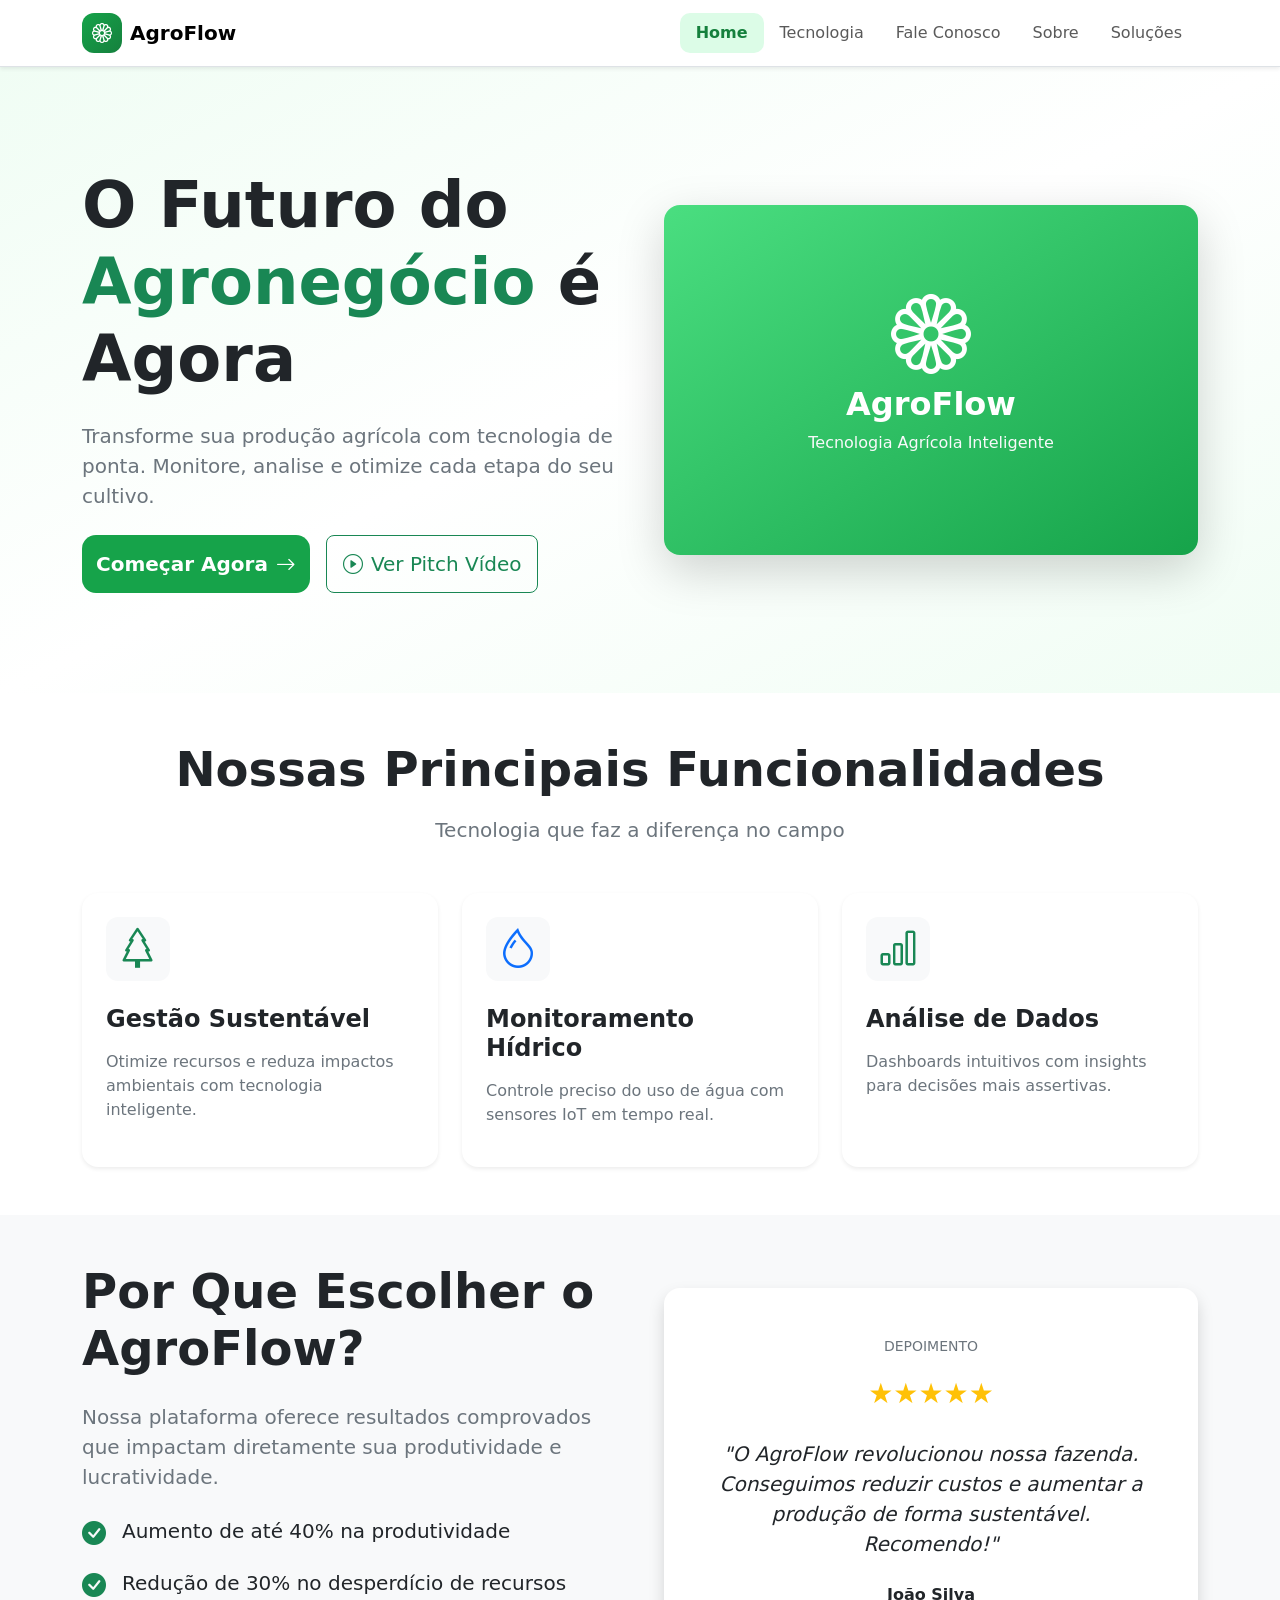
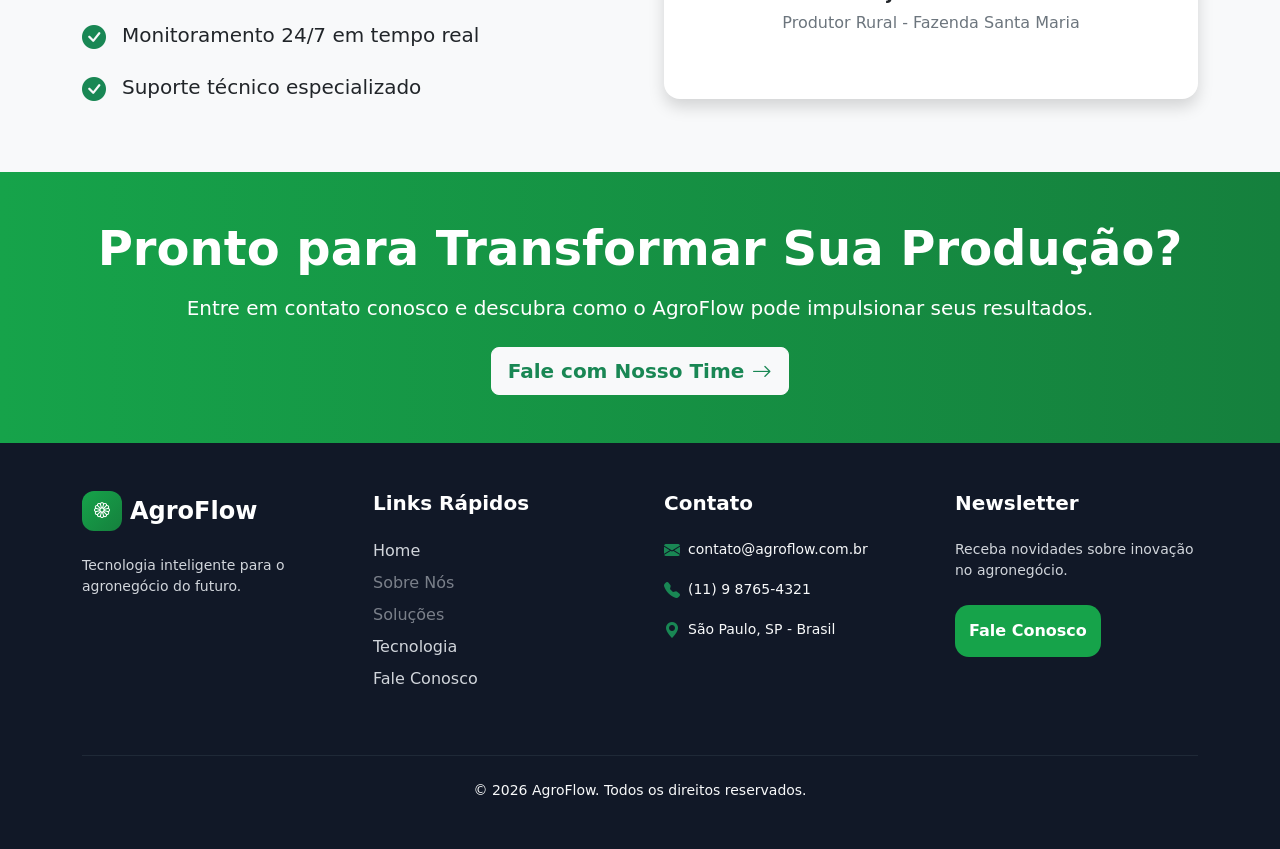
<file: screens/index.html>
<!DOCTYPE html>
<html lang="pt-BR">

<head>
  <meta charset="UTF-8">
  <meta name="viewport" content="width=device-width, initial-scale=1.0">

  <title>AgroFlow</title>

  <link href="https://cdn.jsdelivr.net/npm/bootstrap@5.3.3/dist/css/bootstrap.min.css" rel="stylesheet">

  <link rel="stylesheet" href="https://cdn.jsdelivr.net/npm/bootstrap-icons@1.11.3/font/bootstrap-icons.min.css">

  <link rel="stylesheet" href="/css/style.css">
</head>

<body>

  <div id="header"></div>
  <section class="hero-section">

    <div class="container">

      <div class="row align-items-center g-5">

        <div class="col-lg-6">

          <h1 class="display-3 fw-bold mb-4">
            O Futuro do
            <span class="text-success">
              Agronegócio
            </span>
            é Agora
          </h1>

          <p class="lead text-secondary mb-4">
            Transforme sua produção agrícola com tecnologia de ponta.
            Monitore, analise e otimize cada etapa do seu cultivo.
          </p>

          <div class="d-flex flex-column flex-sm-row gap-3">

            <a href="/screens/contato.html"
              class="btn btn-success btn-lg d-flex align-items-center justify-content-center gap-2">

              Começar Agora

              <i class="bi bi-arrow-right"></i>

            </a>

            <a href="https://youtu.be/H3lj8vFA9tQ" target="_blank"
              class="btn btn-outline-success btn-lg d-flex align-items-center justify-content-center gap-2">

              <i class="bi bi-play-circle"></i>

              Ver Pitch Vídeo

            </a>

          </div>

        </div>

        <div class="col-lg-6">

          <div
            class="hero-card rounded-4 shadow-lg d-flex align-items-center justify-content-center text-center text-white p-5">

            <div>

              <i class="bi bi-flower1 display-1 mb-4"></i>

              <h2 class="fw-bold">
                AgroFlow
              </h2>

              <p class="text-light">
                Tecnologia Agrícola Inteligente
              </p>

            </div>

          </div>

        </div>

      </div>

    </div>

  </section>

  <section class="py-5 bg-white">

    <div class="container">

      <div class="text-center mb-5">

        <h2 class="display-5 fw-bold mb-3">
          Nossas Principais Funcionalidades
        </h2>

        <p class="lead text-secondary">
          Tecnologia que faz a diferença no campo
        </p>

      </div>

      <div class="row g-4" id="featuresContainer"></div>

    </div>

  </section>


  <section class="py-5 bg-light">

    <div class="container">

      <div class="row align-items-center g-5">

        <div class="col-lg-6">

          <h2 class="display-5 fw-bold mb-4">
            Por Que Escolher o AgroFlow?
          </h2>

          <p class="lead text-secondary mb-4">
            Nossa plataforma oferece resultados comprovados que impactam
            diretamente sua produtividade e lucratividade.
          </p>

          <ul class="list-unstyled" id="benefitsList"></ul>

        </div>

        <div class="col-lg-6">

          <div class="bg-white p-5 rounded-4 shadow">

            <div class="text-center mb-4">

              <p class="small text-uppercase text-secondary">
                Depoimento
              </p>

              <div class="mb-3 text-warning fs-3">
                ★★★★★
              </div>

            </div>

            <blockquote class="fs-5 text-center fst-italic mb-4">
              "O AgroFlow revolucionou nossa fazenda.
              Conseguimos reduzir custos e aumentar a produção
              de forma sustentável. Recomendo!"
            </blockquote>

            <p class="text-center fw-bold mb-1">
              João Silva
            </p>

            <p class="text-center text-secondary">
              Produtor Rural - Fazenda Santa Maria
            </p>

          </div>

        </div>

      </div>

    </div>

  </section>


  <section class="cta-section py-5 text-white">

    <div class="container text-center">

      <h2 class="display-5 fw-bold mb-3">
        Pronto para Transformar Sua Produção?
      </h2>

      <p class="lead mb-4">
        Entre em contato conosco e descubra como o AgroFlow pode
        impulsionar seus resultados.
      </p>

      <a href="/screens/contato.html"
        class="btn btn-light btn-lg text-success fw-bold d-inline-flex align-items-center gap-2">

        Fale com Nosso Time

        <i class="bi bi-arrow-right"></i>

      </a>

    </div>

  </section>


  <div id="footer"></div>

  <script src="/js/index.js"></script>
  <script src="https://cdn.jsdelivr.net/npm/bootstrap@5.3.3/dist/js/bootstrap.bundle.min.js"></script>
  <script src="/js/components.js"></script>
</body>

</html>
</file>
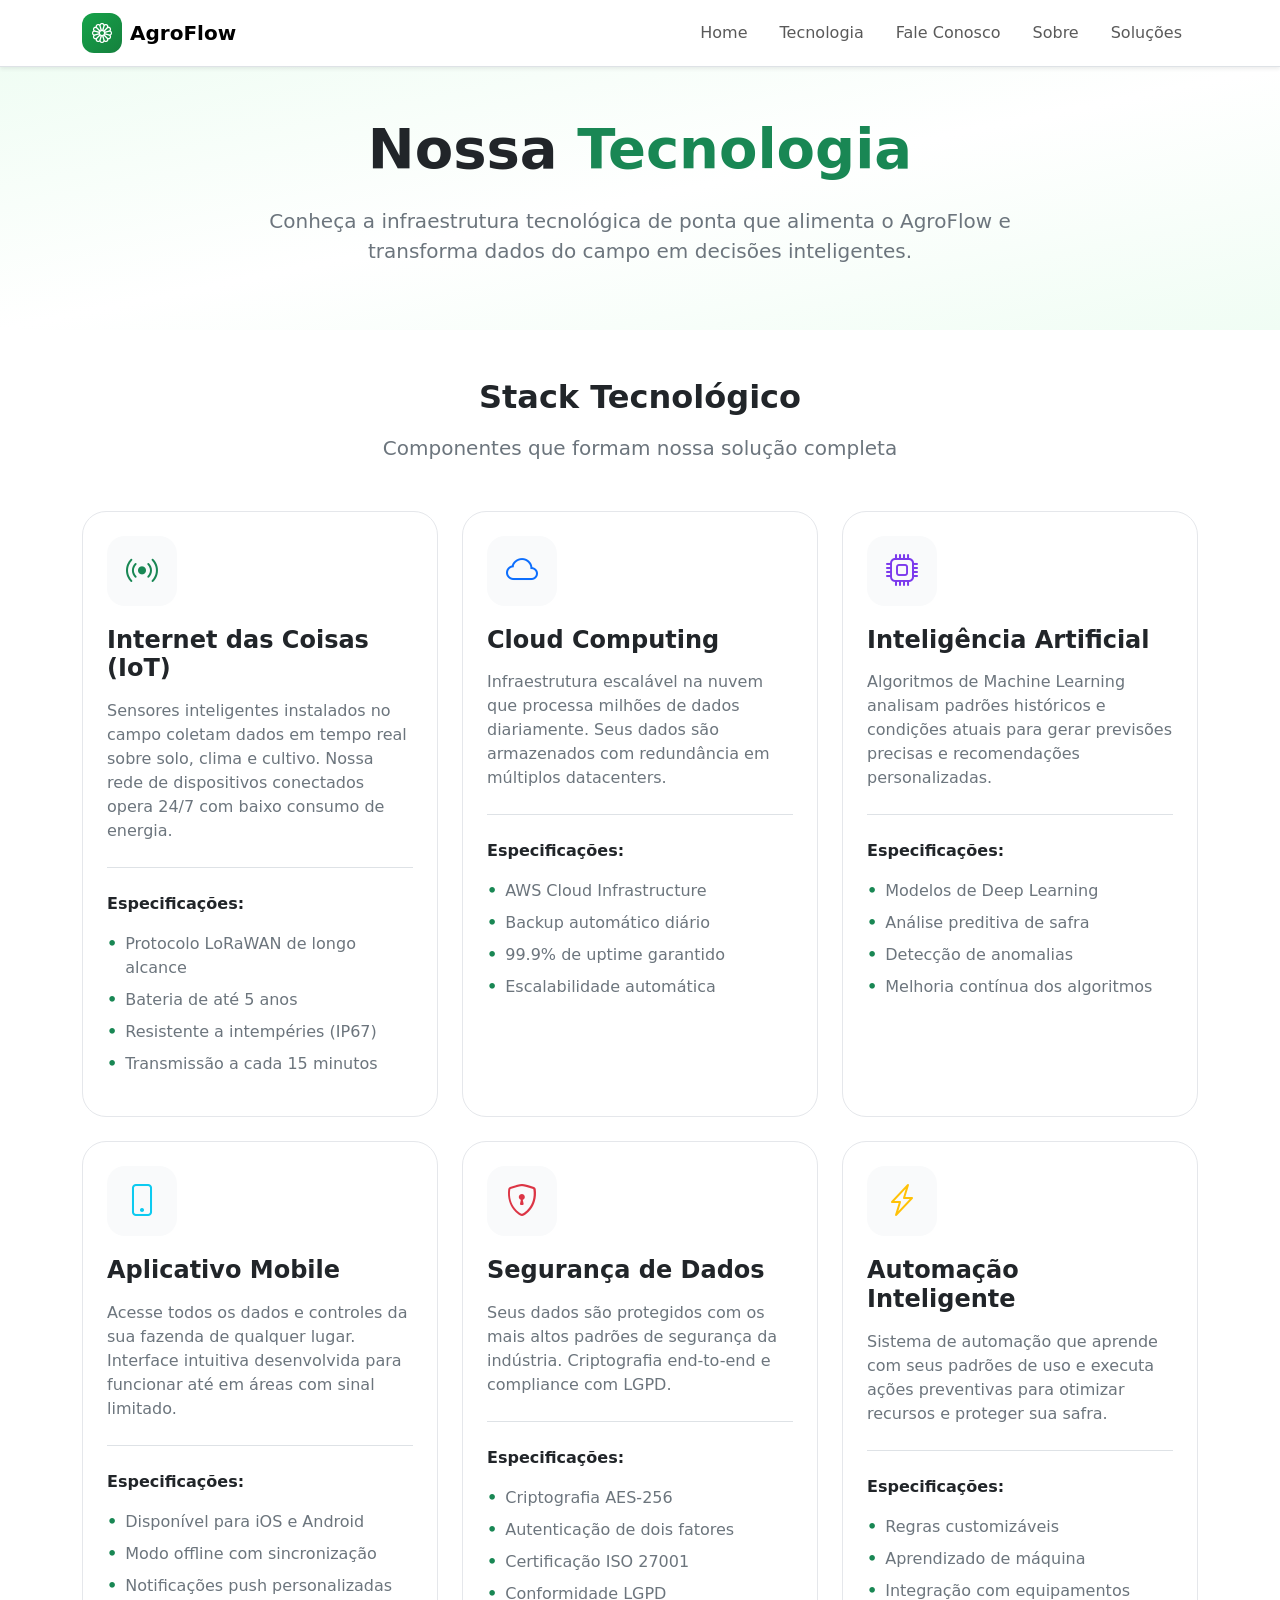
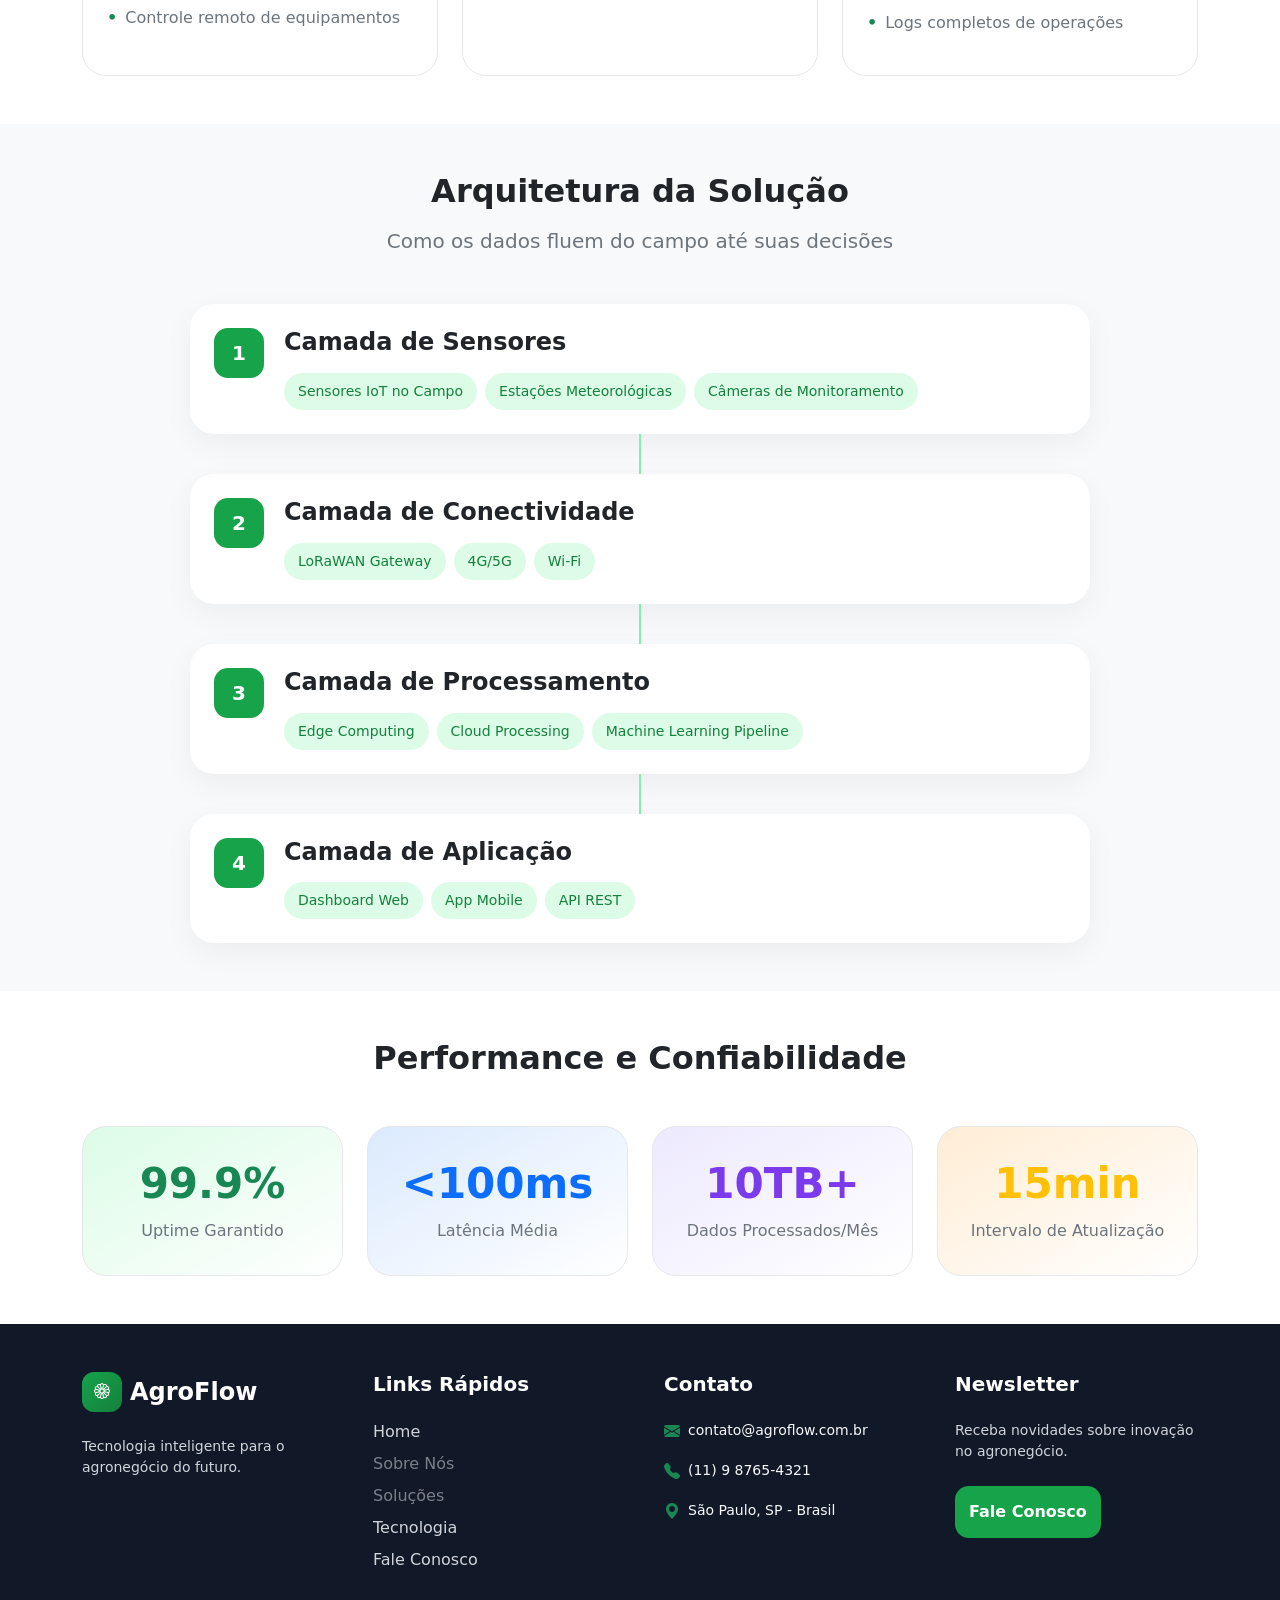
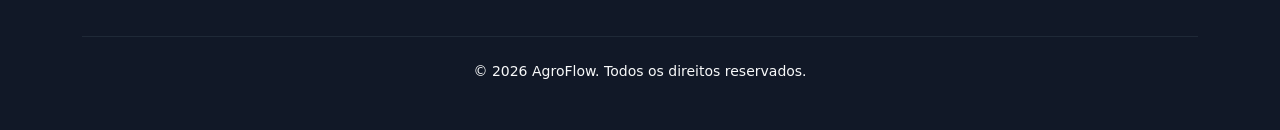
<file: tecnologia.html>
<!DOCTYPE html>
<html lang="pt-BR">

<head>

  <meta charset="UTF-8">

  <meta
    name="viewport"
    content="width=device-width, initial-scale=1.0"
  >

  <title>Tecnologia | AgroFlow</title>

  <link
    href="https://cdn.jsdelivr.net/npm/bootstrap@5.3.3/dist/css/bootstrap.min.css"
    rel="stylesheet"
  >

  <link
    rel="stylesheet"
    href="https://cdn.jsdelivr.net/npm/bootstrap-icons@1.11.3/font/bootstrap-icons.min.css"
  >

  <link
    rel="stylesheet"
    href="/css/style.css"
  >

</head>

<body>

  <div id="header"></div>

  <main>

    <section class="hero-section py-5">

      <div class="container">

        <div class="row justify-content-center">

          <div class="col-lg-9 text-center">

            <h1 class="display-4 fw-bold mb-4">

              Nossa
              <span class="text-success">
                Tecnologia
              </span>

            </h1>

            <p class="lead text-secondary">

              Conheça a infraestrutura tecnológica de ponta que alimenta o AgroFlow
              e transforma dados do campo em decisões inteligentes.

            </p>

          </div>

        </div>

      </div>

    </section>

    <section class="py-5 bg-white">

      <div class="container">

        <div class="text-center mb-5">

          <h2 class="fw-bold mb-3">

            Stack Tecnológico

          </h2>

          <p class="text-secondary fs-5">

            Componentes que formam nossa solução completa

          </p>

        </div>

        <div
          class="row g-4"
          id="technologiesContainer"
        ></div>

      </div>

    </section>

    <section class="py-5 bg-light">

      <div class="container">

        <div class="text-center mb-5">

          <h2 class="fw-bold mb-3">

            Arquitetura da Solução

          </h2>

          <p class="text-secondary fs-5">

            Como os dados fluem do campo até suas decisões

          </p>

        </div>

        <div
          class="architecture-wrapper"
          id="architectureContainer"
        ></div>

      </div>

    </section>

    <section class="py-5 bg-white">

      <div class="container">

        <div class="text-center mb-5">

          <h2 class="fw-bold">

            Performance e Confiabilidade

          </h2>

        </div>

        <div class="row g-4">

          <div class="col-md-6 col-lg-3">

            <div class="performance-card performance-green">

              <h2 class="fw-bold text-success">

                99.9%

              </h2>

              <p class="text-secondary mb-0">

                Uptime Garantido

              </p>

            </div>

          </div>

          <div class="col-md-6 col-lg-3">

            <div class="performance-card performance-blue">

              <h2 class="fw-bold text-primary">

                &lt;100ms

              </h2>

              <p class="text-secondary mb-0">

                Latência Média

              </p>

            </div>

          </div>

          <div class="col-md-6 col-lg-3">

            <div class="performance-card performance-purple">

              <h2 class="fw-bold text-purple-custom">

                10TB+

              </h2>

              <p class="text-secondary mb-0">

                Dados Processados/Mês

              </p>

            </div>

          </div>

          <div class="col-md-6 col-lg-3">

            <div class="performance-card performance-orange">

              <h2 class="fw-bold text-warning">

                15min

              </h2>

              <p class="text-secondary mb-0">

                Intervalo de Atualização

              </p>

            </div>

          </div>

        </div>

      </div>

    </section>

  </main>

  <div id="footer"></div>

  <script src="https://cdn.jsdelivr.net/npm/bootstrap@5.3.3/dist/js/bootstrap.bundle.min.js"></script>

  <script src="/js/components.js"></script>

  <script src="/js/tecnologia.js"></script>

</body>

</html>
</file>
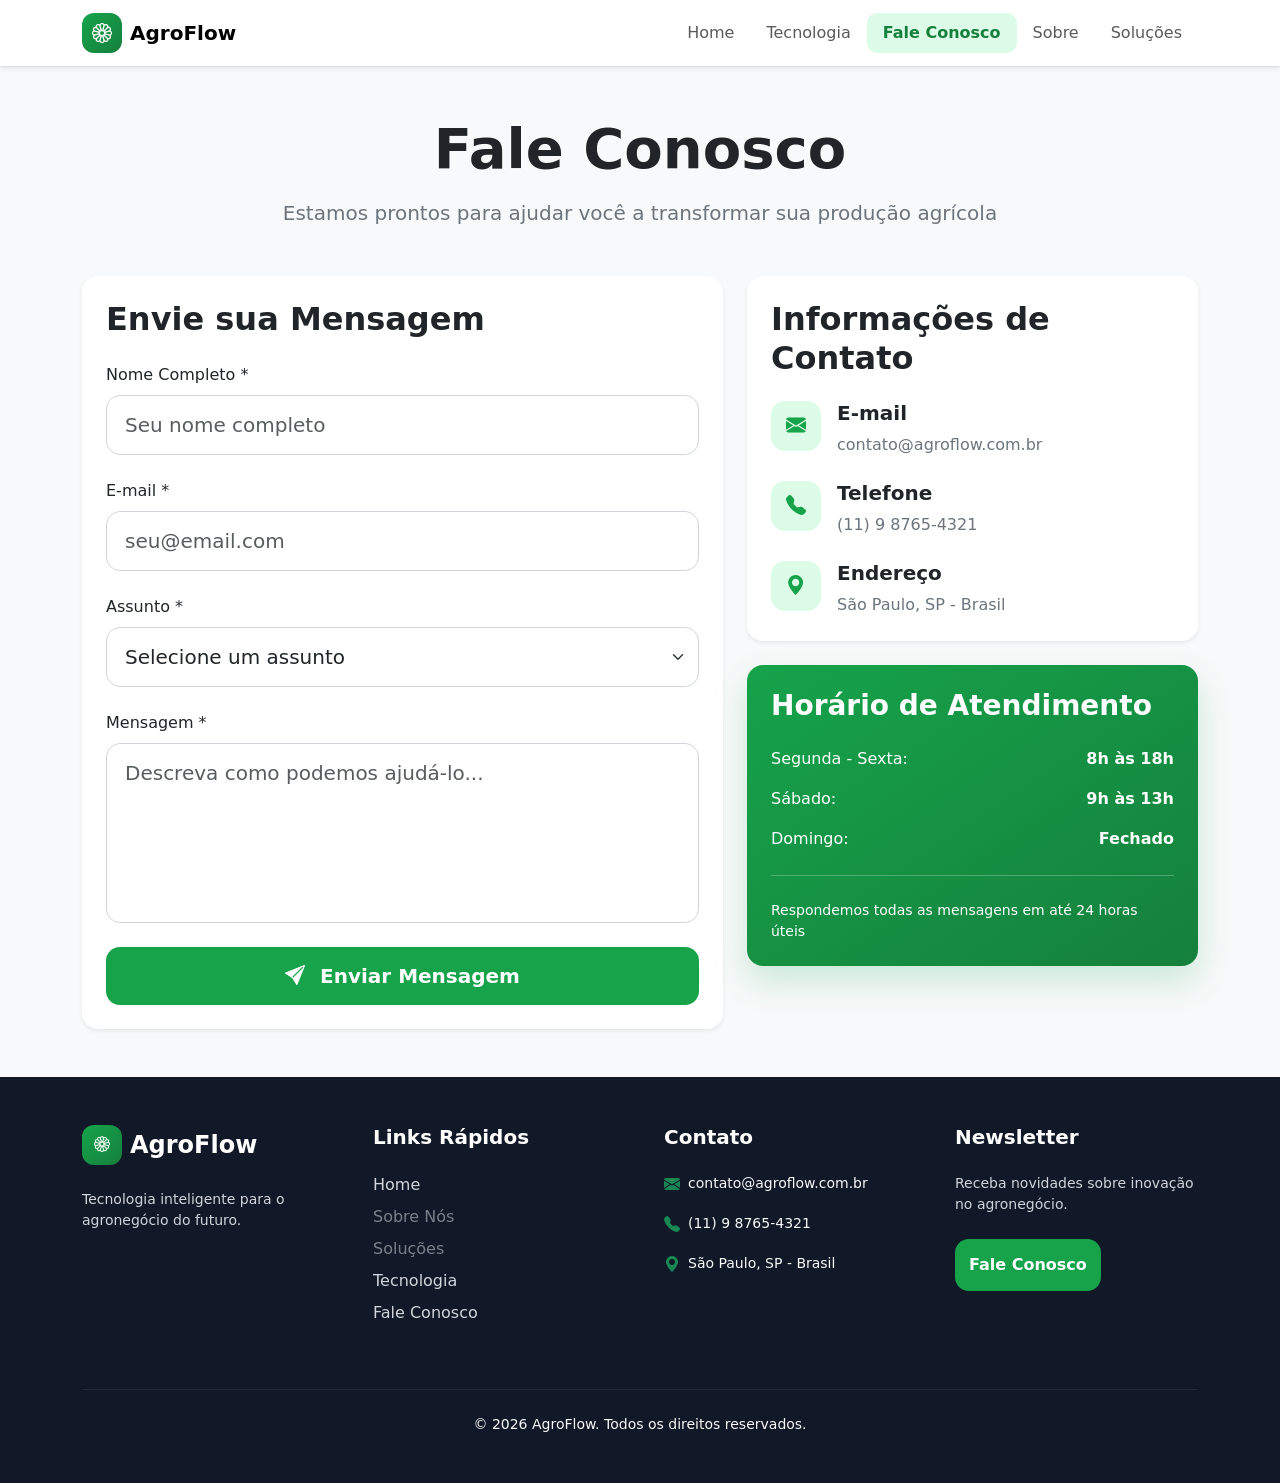
<file: screens/contato.html>
<!DOCTYPE html>
<html lang="pt-BR">

<head>

    <meta charset="UTF-8">

    <meta name="viewport" content="width=device-width, initial-scale=1.0">

    <title>Contato - AgroFlow</title>

    <link href="https://cdn.jsdelivr.net/npm/bootstrap@5.3.3/dist/css/bootstrap.min.css" rel="stylesheet">

    <link rel="stylesheet" href="https://cdn.jsdelivr.net/npm/bootstrap-icons@1.11.3/font/bootstrap-icons.min.css">

    <link rel="stylesheet" href="../css/style.css">

</head>

<body>

    <div id="header"></div>

    <main class="py-5 bg-light">

        <div class="container">

            <div class="text-center mb-5">

                <h1 class="display-4 fw-bold mb-3">

                    Fale Conosco

                </h1>

                <p class="lead text-secondary">

                    Estamos prontos para ajudar você a transformar sua produção agrícola

                </p>

            </div>

            <div class="row g-4">

                <div class="col-lg-7">

                    <div class="bg-white p-4 rounded-4 shadow-sm">

                        <h2 class="fw-bold mb-4">

                            Envie sua Mensagem

                        </h2>

                        <form>

                            <div class="mb-4">

                                <label for="nome" class="form-label">

                                    Nome Completo *

                                </label>

                                <input type="text" id="nome" class="form-control form-control-lg"
                                    placeholder="Seu nome completo" required minlength="3">

                            </div>

                            <div class="mb-4">

                                <label for="email" class="form-label">

                                    E-mail *

                                </label>

                                <input type="email" id="email" class="form-control form-control-lg"
                                    placeholder="seu@email.com" required>

                            </div>

                            <div class="mb-4">

                                <label for="assunto" class="form-label">

                                    Assunto *

                                </label>

                                <select id="assunto" class="form-select form-select-lg" required>

                                    <option value="">

                                        Selecione um assunto

                                    </option>

                                    <option>

                                        Demonstração do Produto

                                    </option>

                                    <option>

                                        Suporte Técnico

                                    </option>

                                    <option>

                                        Parceria Comercial

                                    </option>

                                    <option>

                                        Dúvidas Gerais

                                    </option>

                                    <option>

                                        Outros

                                    </option>

                                </select>

                            </div>

                            <div class="mb-4">

                                <label for="mensagem" class="form-label">

                                    Mensagem *

                                </label>

                                <textarea id="mensagem" rows="5" class="form-control form-control-lg"
                                    placeholder="Descreva como podemos ajudá-lo..." required minlength="10"></textarea>

                            </div>

                            <button type="submit" class="btn btn-success btn-lg w-100">

                                <i class="bi bi-send-fill me-2"></i>

                                Enviar Mensagem

                            </button>

                        </form>

                    </div>

                </div>

                <div class="col-lg-5">

                    <div class="bg-white p-4 rounded-4 shadow-sm mb-4">

                        <h2 class="fw-bold mb-4">

                            Informações de Contato

                        </h2>

                        <div class="d-flex gap-3 mb-4">

                            <div class="contact-icon">

                                <i class="bi bi-envelope-fill"></i>

                            </div>

                            <div>

                                <h5 class="fw-bold">

                                    E-mail

                                </h5>

                                <p class="text-secondary mb-0">

                                    contato@agroflow.com.br

                                </p>

                            </div>

                        </div>

                        <div class="d-flex gap-3 mb-4">

                            <div class="contact-icon">

                                <i class="bi bi-telephone-fill"></i>

                            </div>

                            <div>

                                <h5 class="fw-bold">

                                    Telefone

                                </h5>

                                <p class="text-secondary mb-0">

                                    (11) 9 8765-4321

                                </p>

                            </div>

                        </div>

                        <div class="d-flex gap-3">

                            <div class="contact-icon">

                                <i class="bi bi-geo-alt-fill"></i>

                            </div>

                            <div>

                                <h5 class="fw-bold">

                                    Endereço

                                </h5>

                                <p class="text-secondary mb-0">

                                    São Paulo, SP - Brasil

                                </p>

                            </div>

                        </div>

                    </div>

                    <div class="contact-hours text-white p-4 rounded-4">

                        <h3 class="fw-bold mb-4">

                            Horário de Atendimento

                        </h3>

                        <div class="mb-3 d-flex justify-content-between">

                            <span>

                                Segunda - Sexta:

                            </span>

                            <strong>

                                8h às 18h

                            </strong>

                        </div>

                        <div class="mb-3 d-flex justify-content-between">

                            <span>

                                Sábado:

                            </span>

                            <strong>

                                9h às 13h

                            </strong>

                        </div>

                        <div class="d-flex justify-content-between">

                            <span>

                                Domingo:

                            </span>

                            <strong>

                                Fechado

                            </strong>

                        </div>

                        <hr class="border-light my-4">

                        <p class="mb-0 small">

                            Respondemos todas as mensagens em até 24 horas úteis

                        </p>

                    </div>

                </div>

            </div>

        </div>

    </main>

    <div id="footer"></div>

    <script src="https://cdn.jsdelivr.net/npm/bootstrap@5.3.3/dist/js/bootstrap.bundle.min.js"></script>

    <script src="../js/components.js"></script>

</body>

</html>
</file>
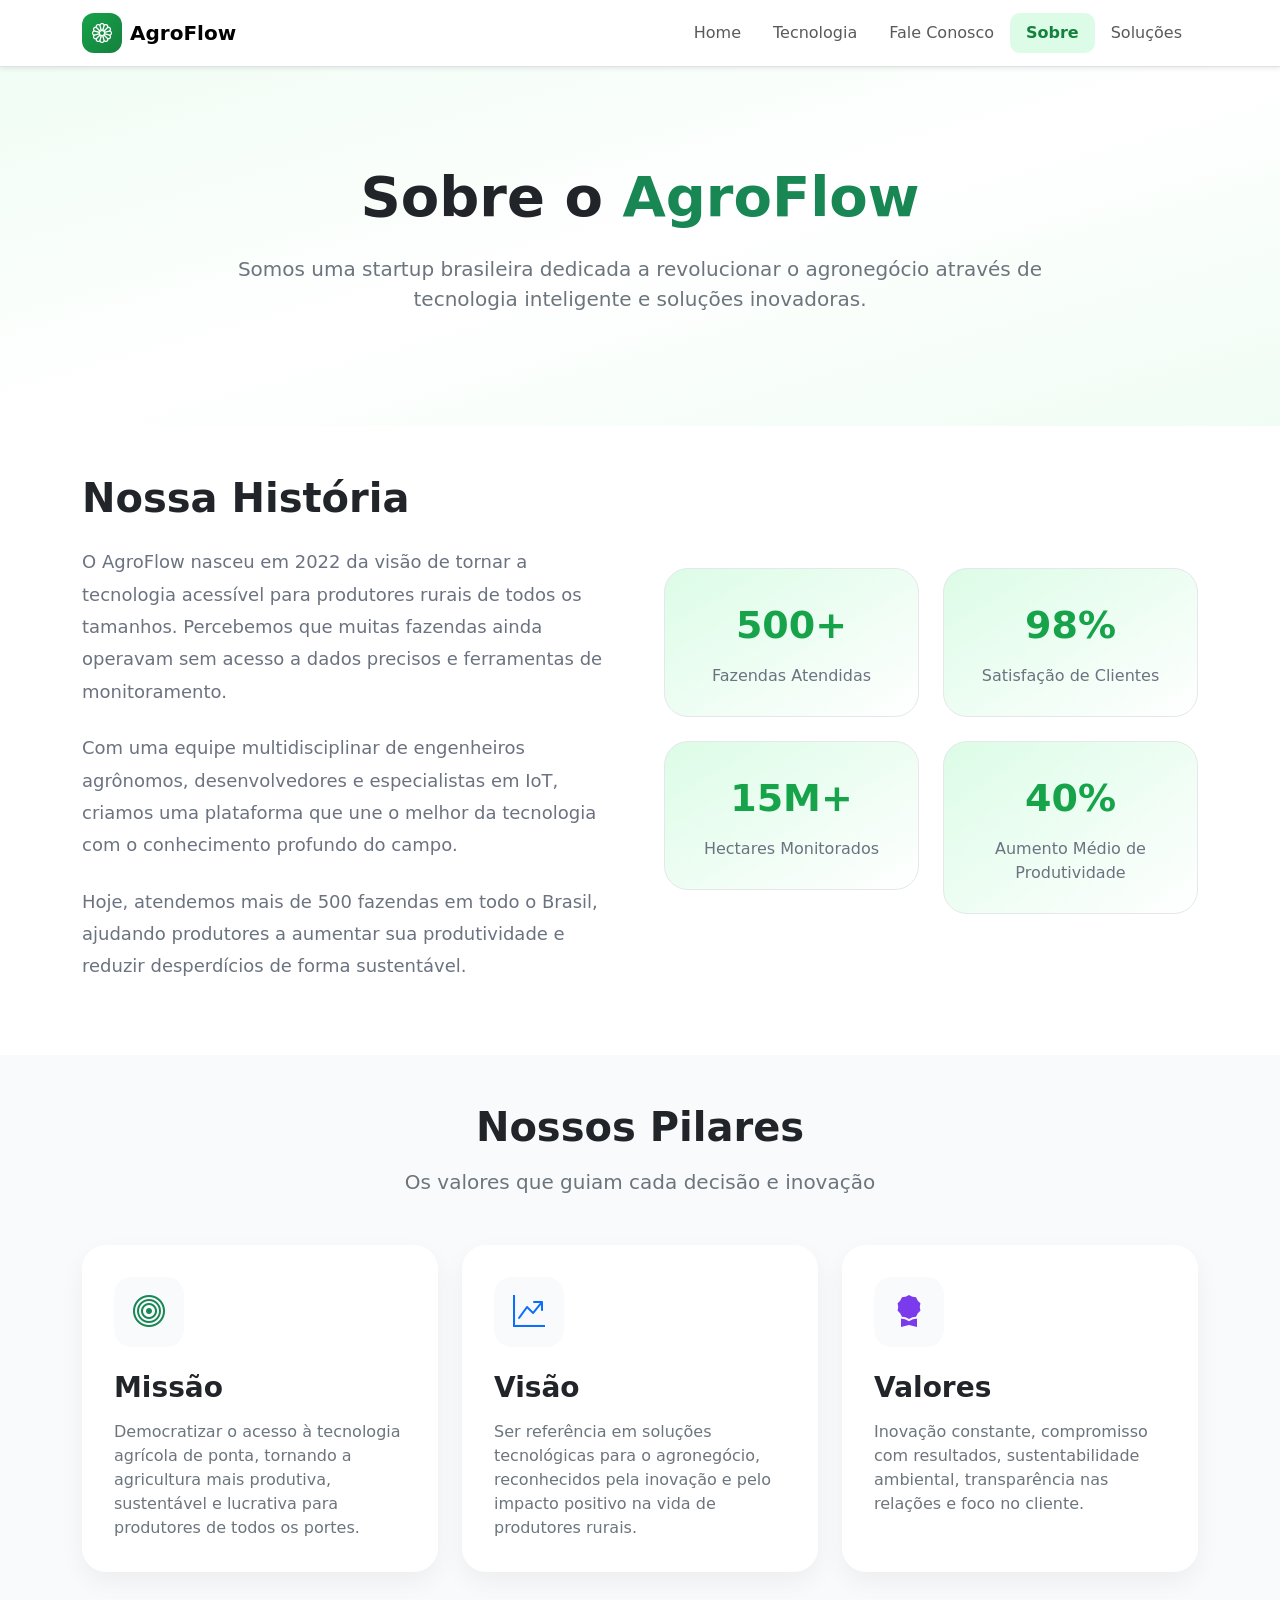
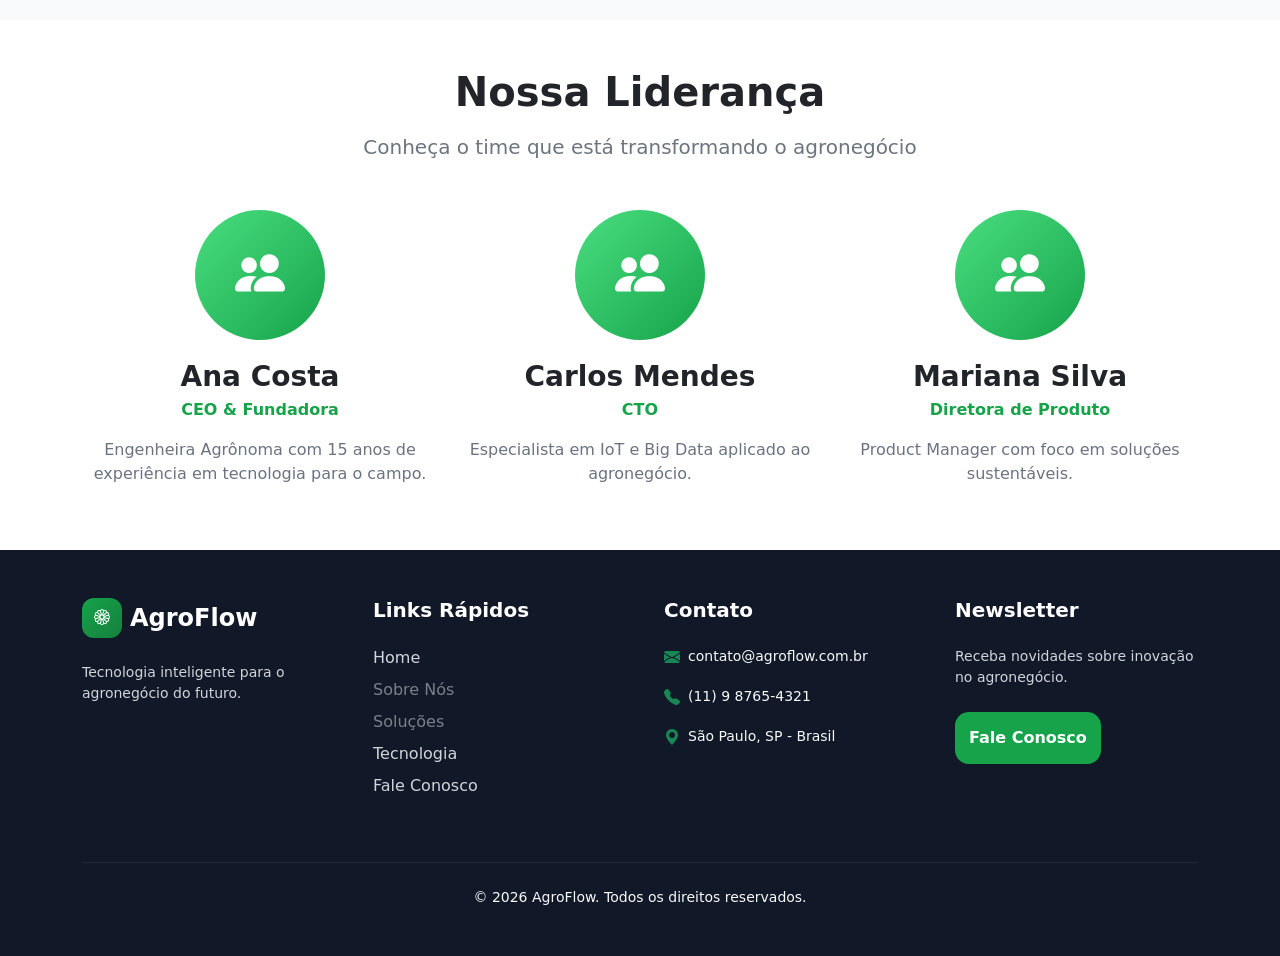
<file: screens/sobre.html>
<!DOCTYPE html>
<html lang="pt-BR">

<head>

    <meta charset="UTF-8">

    <meta name="viewport" content="width=device-width, initial-scale=1.0">

    <title>Sobre | AgroFlow</title>

    <link href="https://cdn.jsdelivr.net/npm/bootstrap@5.3.3/dist/css/bootstrap.min.css" rel="stylesheet">

    <link rel="stylesheet" href="https://cdn.jsdelivr.net/npm/bootstrap-icons@1.11.3/font/bootstrap-icons.min.css">

    <link rel="stylesheet" href="/css/style.css">

    <link rel="stylesheet" href="/css/sobre.css">

</head>

<body>

    <div id="header"></div>

    <main>

        <!-- HERO -->
        <section class="hero-section py-5">

            <div class="container py-5">

                <div class="text-center">

                    <h1 class="display-4 fw-bold mb-4">

                        Sobre o
                        <span class="text-success">

                            AgroFlow

                        </span>

                    </h1>

                    <p class="lead text-secondary mx-auto hero-text">

                        Somos uma startup brasileira dedicada a revolucionar o agronegócio
                        através de tecnologia inteligente e soluções inovadoras.

                    </p>

                </div>

            </div>

        </section>

        <!-- HISTÓRIA -->
        <section class="py-5 bg-white">

            <div class="container">

                <div class="row align-items-center g-5">

                    <div class="col-lg-6">

                        <h2 class="fw-bold display-6 mb-4">

                            Nossa História

                        </h2>

                        <div class="story-text">

                            <p>

                                O AgroFlow nasceu em 2022 da visão de tornar a tecnologia
                                acessível para produtores rurais de todos os tamanhos.
                                Percebemos que muitas fazendas ainda operavam sem acesso a
                                dados precisos e ferramentas de monitoramento.

                            </p>

                            <p>

                                Com uma equipe multidisciplinar de engenheiros agrônomos,
                                desenvolvedores e especialistas em IoT, criamos uma plataforma
                                que une o melhor da tecnologia com o conhecimento profundo do
                                campo.

                            </p>

                            <p>

                                Hoje, atendemos mais de 500 fazendas em todo o Brasil,
                                ajudando produtores a aumentar sua produtividade e reduzir
                                desperdícios de forma sustentável.

                            </p>

                        </div>

                    </div>

                    <div class="col-lg-6">

                        <div class="row g-4" id="statsContainer"></div>

                    </div>

                </div>

            </div>

        </section>

        <!-- PILARES -->
        <section class="py-5 values-section">

            <div class="container">

                <div class="text-center mb-5">

                    <h2 class="fw-bold display-6 mb-3">

                        Nossos Pilares

                    </h2>

                    <p class="lead text-secondary">

                        Os valores que guiam cada decisão e inovação

                    </p>

                </div>

                <div class="row g-4" id="valuesContainer"></div>

            </div>

        </section>

        <!-- TIME -->
        <section class="py-5 bg-white">

            <div class="container">

                <div class="text-center mb-5">

                    <h2 class="fw-bold display-6 mb-3">

                        Nossa Liderança

                    </h2>

                    <p class="lead text-secondary">

                        Conheça o time que está transformando o agronegócio

                    </p>

                </div>

                <div class="row g-4" id="teamContainer"></div>

            </div>

        </section>

    </main>

    <div id="footer"></div>

    <script src="https://cdn.jsdelivr.net/npm/bootstrap@5.3.3/dist/js/bootstrap.bundle.min.js"></script>

    <script src="/js/components.js"></script>

    <script src="/js/sobre.js"></script>

</body>

</html>
</file>
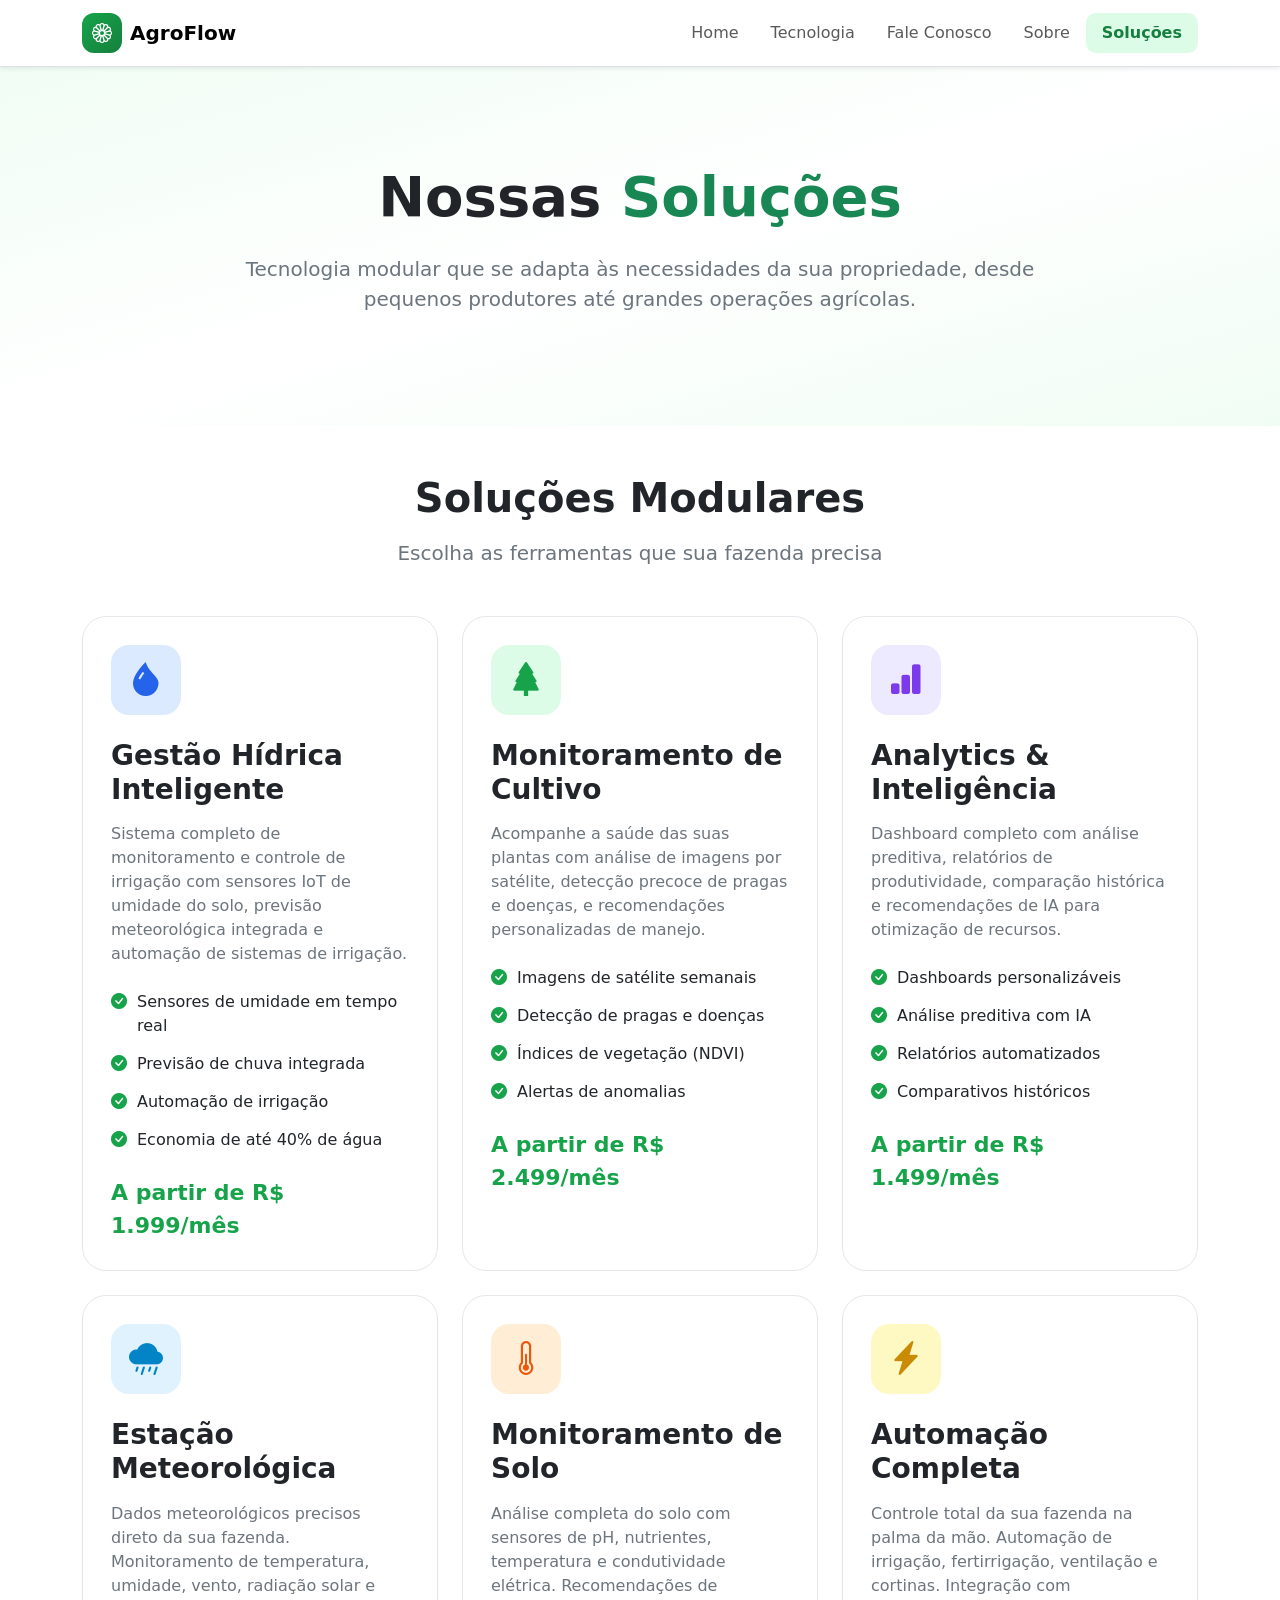
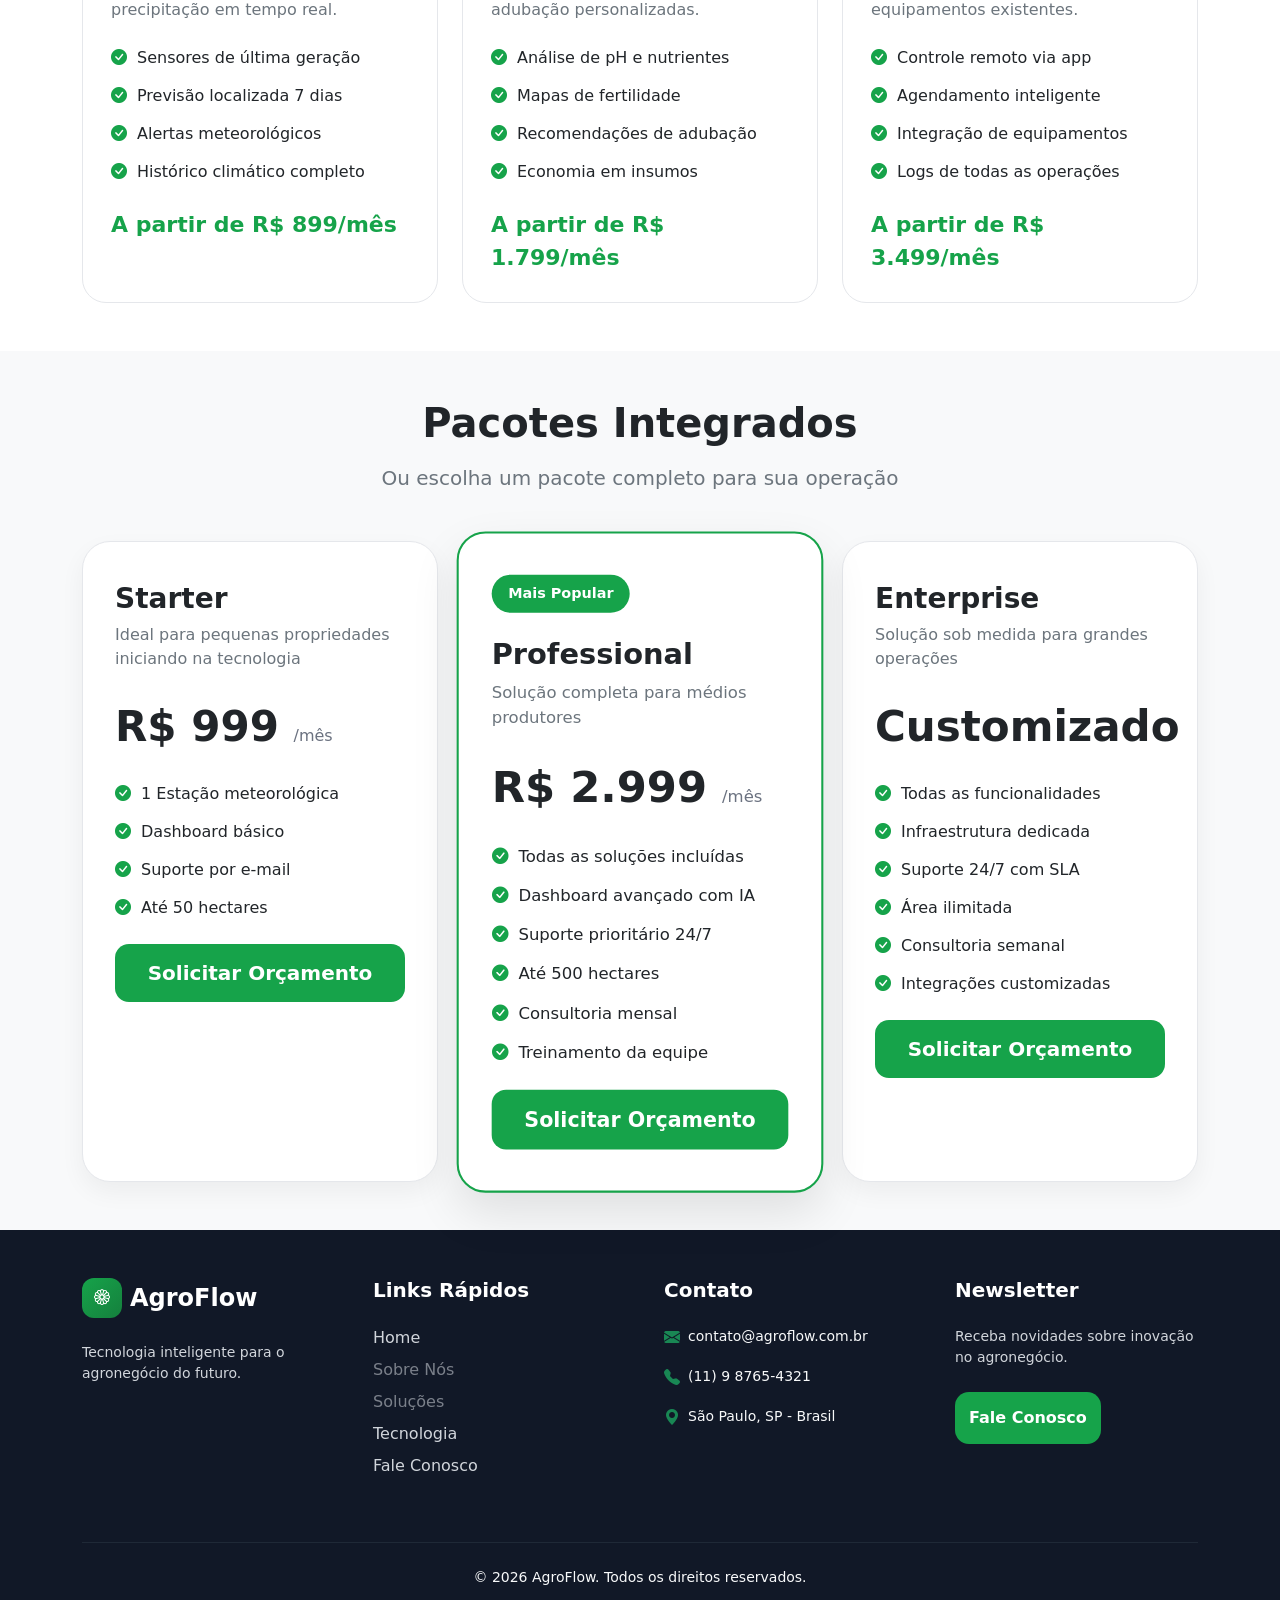
<file: screens/solucoes.html>
<!DOCTYPE html>
<html lang="pt-BR">

<head>

    <meta charset="UTF-8">

    <meta name="viewport" content="width=device-width, initial-scale=1.0">

    <title>Soluções | AgroFlow</title>

    <link href="https://cdn.jsdelivr.net/npm/bootstrap@5.3.3/dist/css/bootstrap.min.css" rel="stylesheet">

    <link rel="stylesheet" href="https://cdn.jsdelivr.net/npm/bootstrap-icons@1.11.3/font/bootstrap-icons.min.css">

    <link rel="stylesheet" href="/css/style.css">

    <link rel="stylesheet" href="/css/solucoes.css">

</head>

<body>

    <div id="header"></div>

    <main>

        <!-- HERO -->
        <section class="hero-section py-5">

            <div class="container py-5 text-center">

                <h1 class="display-4 fw-bold mb-4">

                    Nossas
                    <span class="text-success">

                        Soluções

                    </span>

                </h1>

                <p class="lead text-secondary mx-auto hero-text">

                    Tecnologia modular que se adapta às necessidades da sua propriedade,
                    desde pequenos produtores até grandes operações agrícolas.

                </p>

            </div>

        </section>

        <!-- SOLUÇÕES -->
        <section class="py-5 bg-white">

            <div class="container">

                <div class="text-center mb-5">

                    <h2 class="fw-bold display-6 mb-3">

                        Soluções Modulares

                    </h2>

                    <p class="lead text-secondary">

                        Escolha as ferramentas que sua fazenda precisa

                    </p>

                </div>

                <div class="row g-4" id="solutionsContainer"></div>

            </div>

        </section>

        <!-- PACOTES -->
        <section class="py-5 bg-light">

            <div class="container">

                <div class="text-center mb-5">

                    <h2 class="fw-bold display-6 mb-3">

                        Pacotes Integrados

                    </h2>

                    <p class="lead text-secondary">

                        Ou escolha um pacote completo para sua operação

                    </p>

                </div>

                <div class="row g-4" id="packagesContainer"></div>

            </div>

        </section>

    </main>

    <div id="footer"></div>

    <script src="https://cdn.jsdelivr.net/npm/bootstrap@5.3.3/dist/js/bootstrap.bundle.min.js"></script>

    <script src="/js/components.js"></script>

    <script src="/js/solucoes.js"></script>

</body>

</html>
</file>
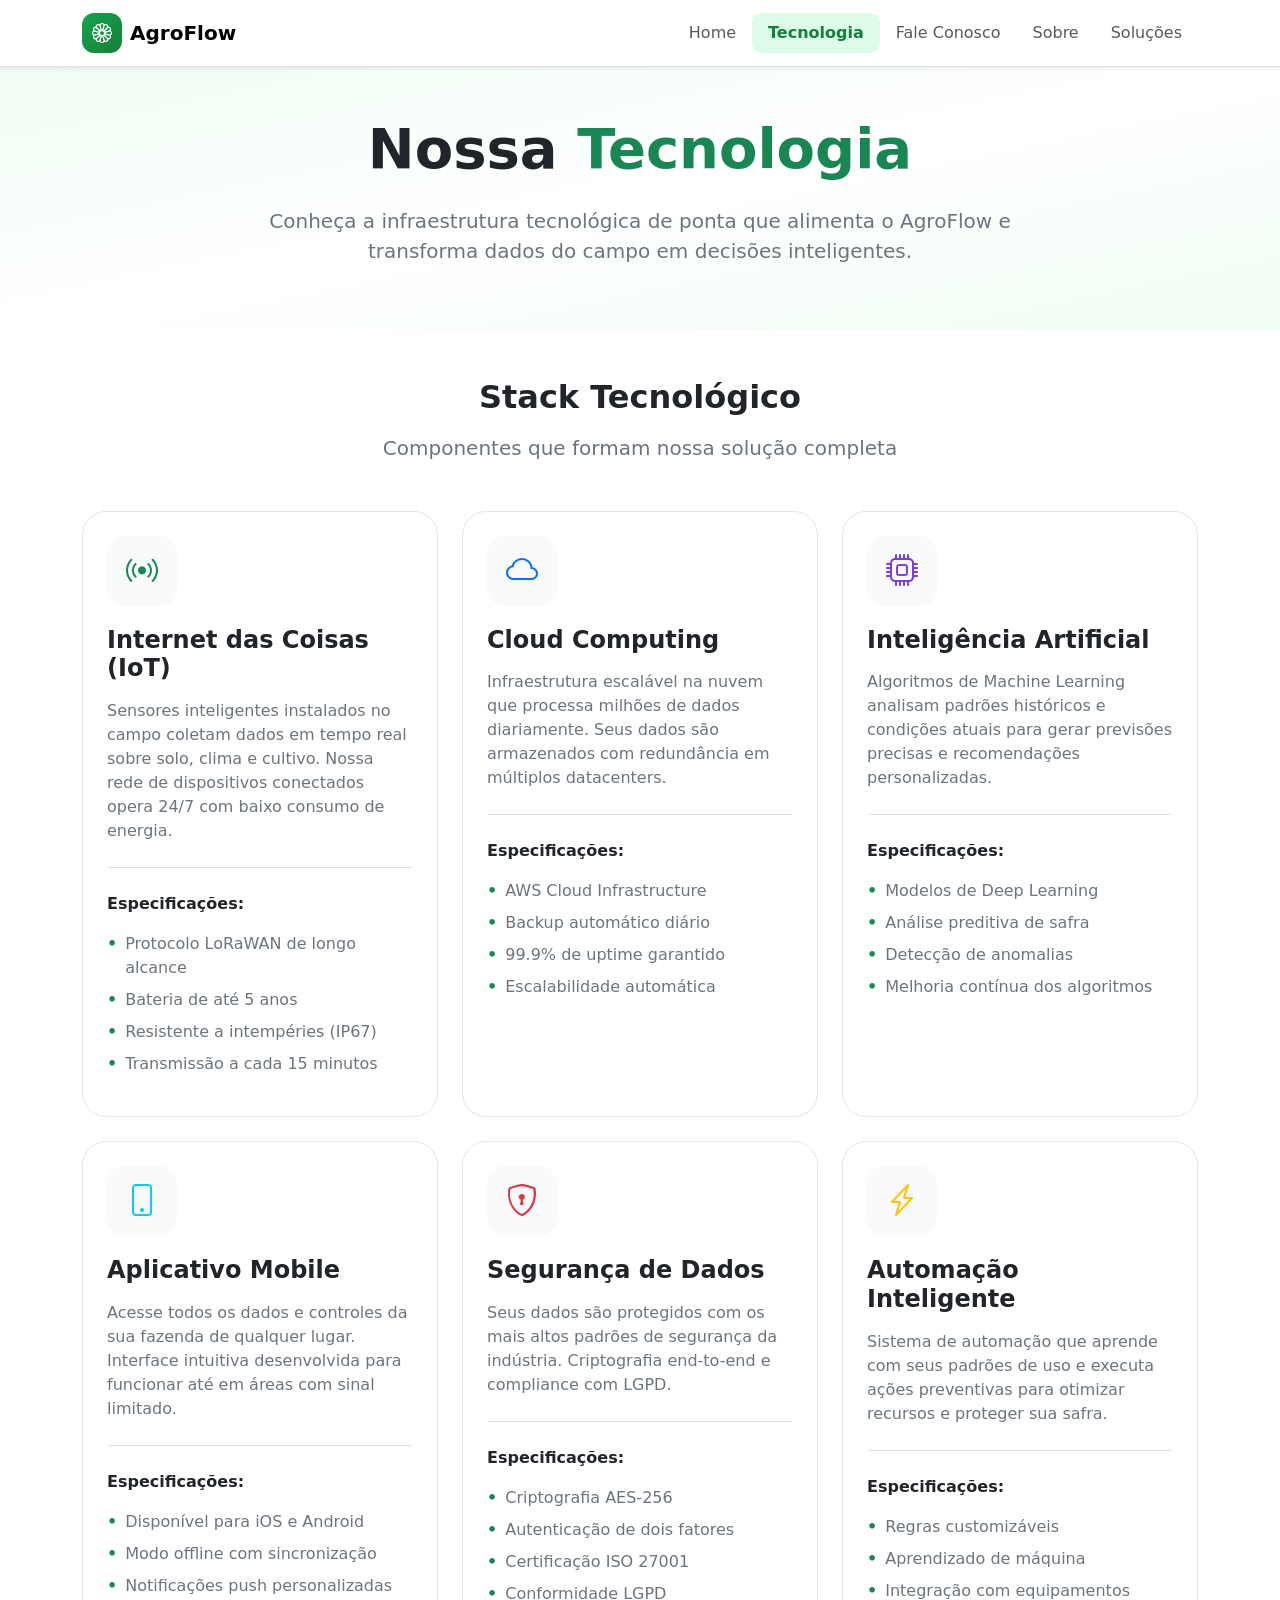
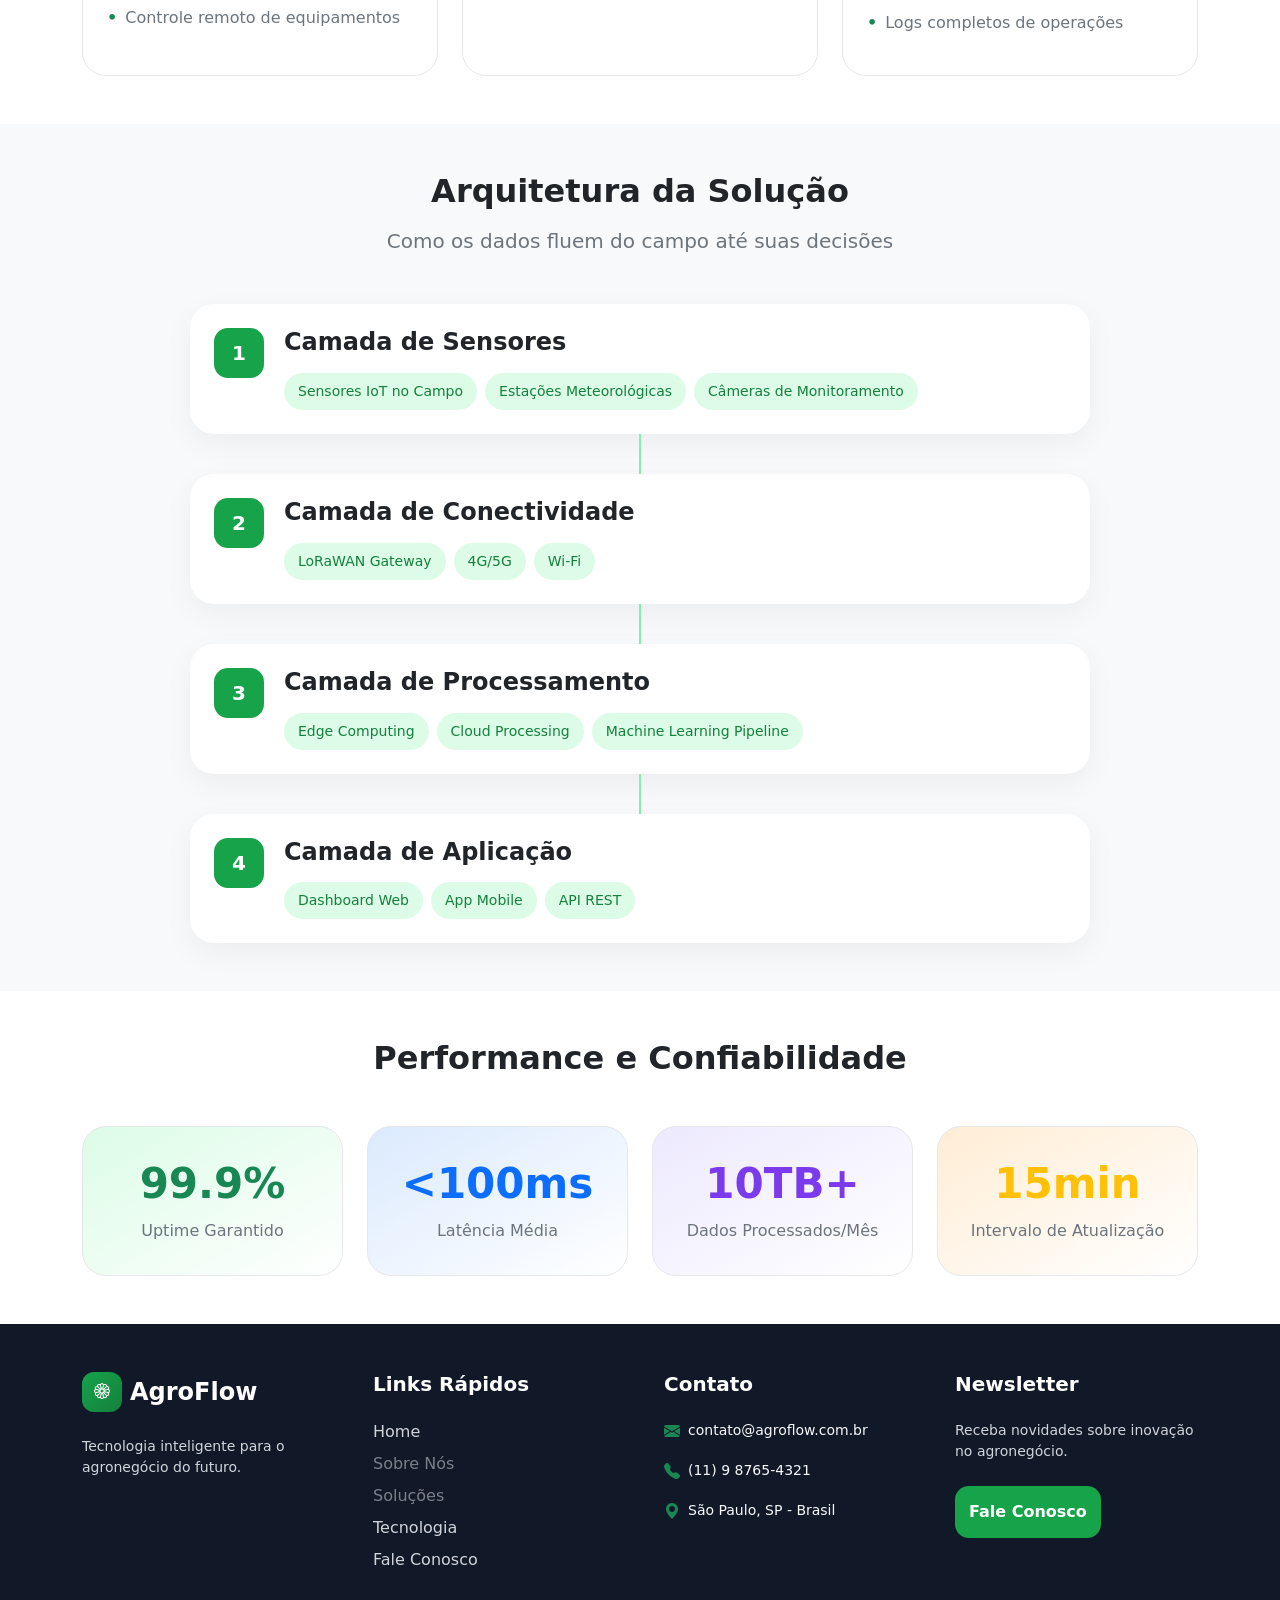
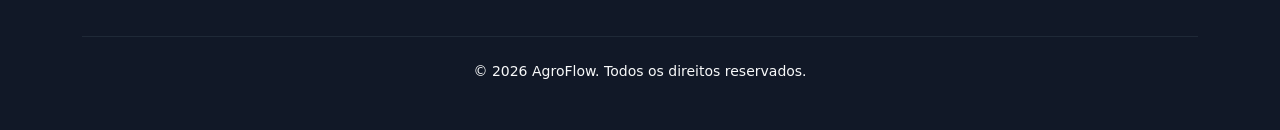
<file: screens/tecnologia.html>
<!DOCTYPE html>
<html lang="pt-BR">

<head>

  <meta charset="UTF-8">

  <meta name="viewport" content="width=device-width, initial-scale=1.0">

  <title>Tecnologia | AgroFlow</title>

  <link href="https://cdn.jsdelivr.net/npm/bootstrap@5.3.3/dist/css/bootstrap.min.css" rel="stylesheet">

  <link rel="stylesheet" href="https://cdn.jsdelivr.net/npm/bootstrap-icons@1.11.3/font/bootstrap-icons.min.css">

  <link rel="stylesheet" href="/css/style.css">

</head>

<body>

  <div id="header"></div>

  <main>

    <section class="hero-section py-5">

      <div class="container">

        <div class="row justify-content-center">

          <div class="col-lg-9 text-center">

            <h1 class="display-4 fw-bold mb-4">

              Nossa
              <span class="text-success">
                Tecnologia
              </span>

            </h1>

            <p class="lead text-secondary">

              Conheça a infraestrutura tecnológica de ponta que alimenta o AgroFlow
              e transforma dados do campo em decisões inteligentes.

            </p>

          </div>

        </div>

      </div>

    </section>

    <section class="py-5 bg-white">

      <div class="container">

        <div class="text-center mb-5">

          <h2 class="fw-bold mb-3">

            Stack Tecnológico

          </h2>

          <p class="text-secondary fs-5">

            Componentes que formam nossa solução completa

          </p>

        </div>

        <div class="row g-4" id="technologiesContainer"></div>

      </div>

    </section>

    <section class="py-5 bg-light">

      <div class="container">

        <div class="text-center mb-5">

          <h2 class="fw-bold mb-3">

            Arquitetura da Solução

          </h2>

          <p class="text-secondary fs-5">

            Como os dados fluem do campo até suas decisões

          </p>

        </div>

        <div class="architecture-wrapper" id="architectureContainer"></div>

      </div>

    </section>

    <section class="py-5 bg-white">

      <div class="container">

        <div class="text-center mb-5">

          <h2 class="fw-bold">

            Performance e Confiabilidade

          </h2>

        </div>

        <div class="row g-4">

          <div class="col-md-6 col-lg-3">

            <div class="performance-card performance-green">

              <h2 class="fw-bold text-success">

                99.9%

              </h2>

              <p class="text-secondary mb-0">

                Uptime Garantido

              </p>

            </div>

          </div>

          <div class="col-md-6 col-lg-3">

            <div class="performance-card performance-blue">

              <h2 class="fw-bold text-primary">

                &lt;100ms

              </h2>

              <p class="text-secondary mb-0">

                Latência Média

              </p>

            </div>

          </div>

          <div class="col-md-6 col-lg-3">

            <div class="performance-card performance-purple">

              <h2 class="fw-bold text-purple-custom">

                10TB+

              </h2>

              <p class="text-secondary mb-0">

                Dados Processados/Mês

              </p>

            </div>

          </div>

          <div class="col-md-6 col-lg-3">

            <div class="performance-card performance-orange">

              <h2 class="fw-bold text-warning">

                15min

              </h2>

              <p class="text-secondary mb-0">

                Intervalo de Atualização

              </p>

            </div>

          </div>

        </div>

      </div>

    </section>

  </main>

  <div id="footer"></div>

  <script src="https://cdn.jsdelivr.net/npm/bootstrap@5.3.3/dist/js/bootstrap.bundle.min.js"></script>

  <script src="/js/components.js"></script>

  <script src="/js/tecnologia.js"></script>

</body>

</html>
</file>
<file: css/style.css>
* {
  margin: 0;
  padding: 0;
  box-sizing: border-box;
}

.hero-section {
  background: linear-gradient(to bottom right,
      #f0fdf4,
      #ffffff,
      #f0fdf4);

  padding: 100px 0;
}

.hero-card {
  background: linear-gradient(to bottom right,
      #4ade80,
      #16a34a);

  min-height: 350px;
}

.cta-section {
  background: linear-gradient(to right,
      #16a34a,
      #15803d);
}

.feature-card {
  transition: 0.3s;
  border-radius: 16px;
}

.feature-card:hover {
  transform: translateY(-5px);

  box-shadow: 0 10px 25px rgba(0,
      0,
      0,
      0.1);
}

.icon-box {
  width: 64px;
  height: 64px;

  background-color: #f8f9fa;

  border-radius: 12px;
}


.logo-icon {

  width: 40px;
  height: 40px;

  background: linear-gradient(to bottom right,
      #16a34a,
      #15803d);

  border-radius: 12px;

  display: flex;
  align-items: center;
  justify-content: center;
}

.nav-link {

  border-radius: 10px;

  padding: 8px 16px !important;

  transition: 0.3s;
}

.nav-link:hover {

  background-color: #f3f4f6;
}

.nav-link.active {

  background-color: #dcfce7;

  color: #15803d !important;

  font-weight: 600;
}

.footer-section {

  background-color: #111827;
}

.text-footer {

  color: #d1d5db;
}

.text-purple-custom {

  color: #7c3aed;
}

.footer-link {

  color: #d1d5db;

  text-decoration: none;

  transition: 0.3s;
}

.footer-link:hover {

  color: #4ade80;
}

.footer-link.disabled {

  opacity: 0.55;

  pointer-events: none;
}

.footer-bottom {

  border-top: 1px solid #1f2937;
}

.tech-card {

  background-color: white;

  border-radius: 24px;

  padding: 24px;

  border: 1px solid #e5e7eb;

  transition: 0.3s;

  height: 100%;

}

.tech-card:hover {

  transform: translateY(-8px);

  box-shadow: 0 20px 40px rgba(0,
      0,
      0,
      0.08);

}

.icon-tech {

  width: 70px;

  height: 70px;

  background-color: #f9fafb;

  border-radius: 18px;

  display: flex;

  align-items: center;

  justify-content: center;

  font-size: 32px;

  margin-bottom: 20px;

}

.architecture-wrapper {

  max-width: 900px;

  margin: auto;

}

.architecture-card {

  background-color: white;

  border-radius: 24px;

  padding: 24px;

  display: flex;

  gap: 20px;

  box-shadow: 0 10px 30px rgba(0,
      0,
      0,
      0.05);

}

.architecture-number {

  width: 50px;

  height: 50px;

  background-color: #16a34a;

  color: white;

  border-radius: 14px;

  display: flex;

  align-items: center;

  justify-content: center;

  font-size: 20px;

  font-weight: bold;

  flex-shrink: 0;

}

.architecture-tag {

  background-color: #dcfce7;

  color: #15803d;

  padding: 8px 14px;

  border-radius: 999px;

  font-size: 14px;

  font-weight: 500;

}

.architecture-line {

  width: 2px;

  height: 40px;

  background-color: #86efac;

  margin: auto;

}

.performance-card {

  border-radius: 24px;

  padding: 32px;

  border: 1px solid #e5e7eb;

  text-align: center;

  transition: 0.3s;

}

.performance-card:hover {

  transform: translateY(-5px);

  box-shadow: 0 15px 30px rgba(0,
      0,
      0,
      0.08);

}

.performance-card h2 {

  font-size: 42px;

  margin-bottom: 10px;

}

.performance-green {

  background: linear-gradient(to bottom right,
      #dcfce7,
      white);

}

.performance-blue {

  background: linear-gradient(to bottom right,
      #dbeafe,
      white);

}

.performance-purple {

  background: linear-gradient(to bottom right,
      #ede9fe,
      white);

}

.performance-orange {

  background: linear-gradient(to bottom right,
      #ffedd5,
      white);

}

.contact-icon {
  width: 50px;
  height: 50px;
  background-color: #dcfce7;
  color: #16a34a;
  border-radius: 14px;
  display: flex;
  align-items: center;
  justify-content: center;
  font-size: 20px;
  flex-shrink: 0;
}

.contact-hours {
  background: linear-gradient(to bottom right, #16a34a, #15803d);
  box-shadow: 0 15px 35px rgba(22, 163, 74, 0.2);
}

.form-control,
.form-select {
  border-radius: 14px;
  border: 1px solid #d1d5db;
  padding: 14px 18px;
  transition: 0.3s;
}

.form-control:focus,
.form-select:focus {
  border-color: #16a34a;
  box-shadow: 0 0 0 0.2rem rgba(22, 163, 74, 0.2);
}

textarea.form-control {
  resize: none;
}

.btn-success {
  background-color: #16a34a;
  border: none;
  border-radius: 14px;
  padding: 14px;
  font-weight: 600;
  transition: 0.3s;
}

.btn-success:hover {
  background-color: #15803d;
  transform: translateY(-2px);
}
</file>
<file: css/sobre.css>
.hero-text {

    max-width: 850px;
}

.story-text p {

    font-size: 18px;

    line-height: 1.8;

    color: #6b7280;

    margin-bottom: 24px;
}

.stat-card {

    background: linear-gradient(to bottom right,
            #dcfce7,
            white);

    border: 1px solid #e5e7eb;

    border-radius: 24px;

    padding: 28px;

    text-align: center;

    transition: 0.3s;
}

.stat-card:hover {

    transform: translateY(-5px);

    box-shadow: 0 15px 30px rgba(0,
            0,
            0,
            0.06);
}

.stat-number {

    font-size: 38px;

    font-weight: bold;

    color: #16a34a;

    margin-bottom: 10px;
}

.stat-label {

    color: #6b7280;
}

.values-section {

    background-color: #f9fafb;
}

.value-card {

    background-color: white;

    border-radius: 24px;

    padding: 32px;

    box-shadow: 0 10px 25px rgba(0,
            0,
            0,
            0.05);

    transition: 0.3s;

    height: 100%;
}

.value-card:hover {

    transform: translateY(-6px);

    box-shadow: 0 20px 40px rgba(0,
            0,
            0,
            0.08);
}

.value-icon {

    width: 70px;

    height: 70px;

    background-color: #f9fafb;

    border-radius: 18px;

    display: flex;

    align-items: center;

    justify-content: center;

    font-size: 32px;

    margin-bottom: 24px;
}

.team-card {

    text-align: center;
}

.team-avatar {

    width: 130px;

    height: 130px;

    background: linear-gradient(to bottom right,
            #4ade80,
            #16a34a);

    border-radius: 50%;

    margin: auto;

    display: flex;

    align-items: center;

    justify-content: center;

    font-size: 50px;

    color: white;

    margin-bottom: 20px;

    transition: 0.3s;
}

.team-card:hover .team-avatar {

    transform: scale(1.05);
}

.team-role {

    color: #16a34a;

    font-weight: 600;
}

.team-description {

    color: #6b7280;
}
</file>
<file: css/solucoes.css>
.hero-text {

    max-width: 850px;
}

.solution-card {

    background-color: white;

    border-radius: 24px;

    padding: 28px;

    border: 1px solid #e5e7eb;

    transition: 0.3s;

    height: 100%;
}

.solution-card:hover {

    transform: translateY(-8px);

    box-shadow: 0 20px 40px rgba(0,
            0,
            0,
            0.08);
}

.solution-icon {

    width: 70px;

    height: 70px;

    border-radius: 18px;

    display: flex;

    align-items: center;

    justify-content: center;

    font-size: 34px;

    margin-bottom: 24px;
}

.icon-blue {

    background-color: #dbeafe;

    color: #2563eb;
}

.icon-green {

    background-color: #dcfce7;

    color: #16a34a;
}

.icon-purple {

    background-color: #ede9fe;

    color: #7c3aed;
}

.icon-sky {

    background-color: #e0f2fe;

    color: #0284c7;
}

.icon-orange {

    background-color: #ffedd5;

    color: #ea580c;
}

.icon-yellow {

    background-color: #fef9c3;

    color: #ca8a04;
}

.feature-list {

    list-style: none;

    padding: 0;

    margin-top: 24px;
}

.feature-list li {

    display: flex;

    gap: 10px;

    margin-bottom: 14px;
}

.feature-list i {

    color: #16a34a;
}

.solution-price {

    color: #16a34a;

    font-weight: bold;

    font-size: 22px;
}

.package-card {

    background-color: white;

    border-radius: 28px;

    padding: 40px 32px;

    transition: 0.3s;

    height: 100%;
}

.package-card:hover {

    transform: translateY(-5px);
}

.package-default {

    border: 1px solid #e5e7eb;

    box-shadow: 0 10px 25px rgba(0,
            0,
            0,
            0.05);
}

.package-highlighted {

    border: 2px solid #16a34a;

    box-shadow: 0 20px 45px rgba(0,
            0,
            0,
            0.1);

    transform: scale(1.03);
}

.badge-popular {

    background-color: #16a34a;

    color: white;

    display: inline-block;

    padding: 8px 16px;

    border-radius: 999px;

    font-size: 14px;

    font-weight: bold;

    margin-bottom: 24px;
}

.package-price {

    font-size: 42px;

    font-weight: bold;
}

.package-period {

    color: #6b7280;
}
</file>
